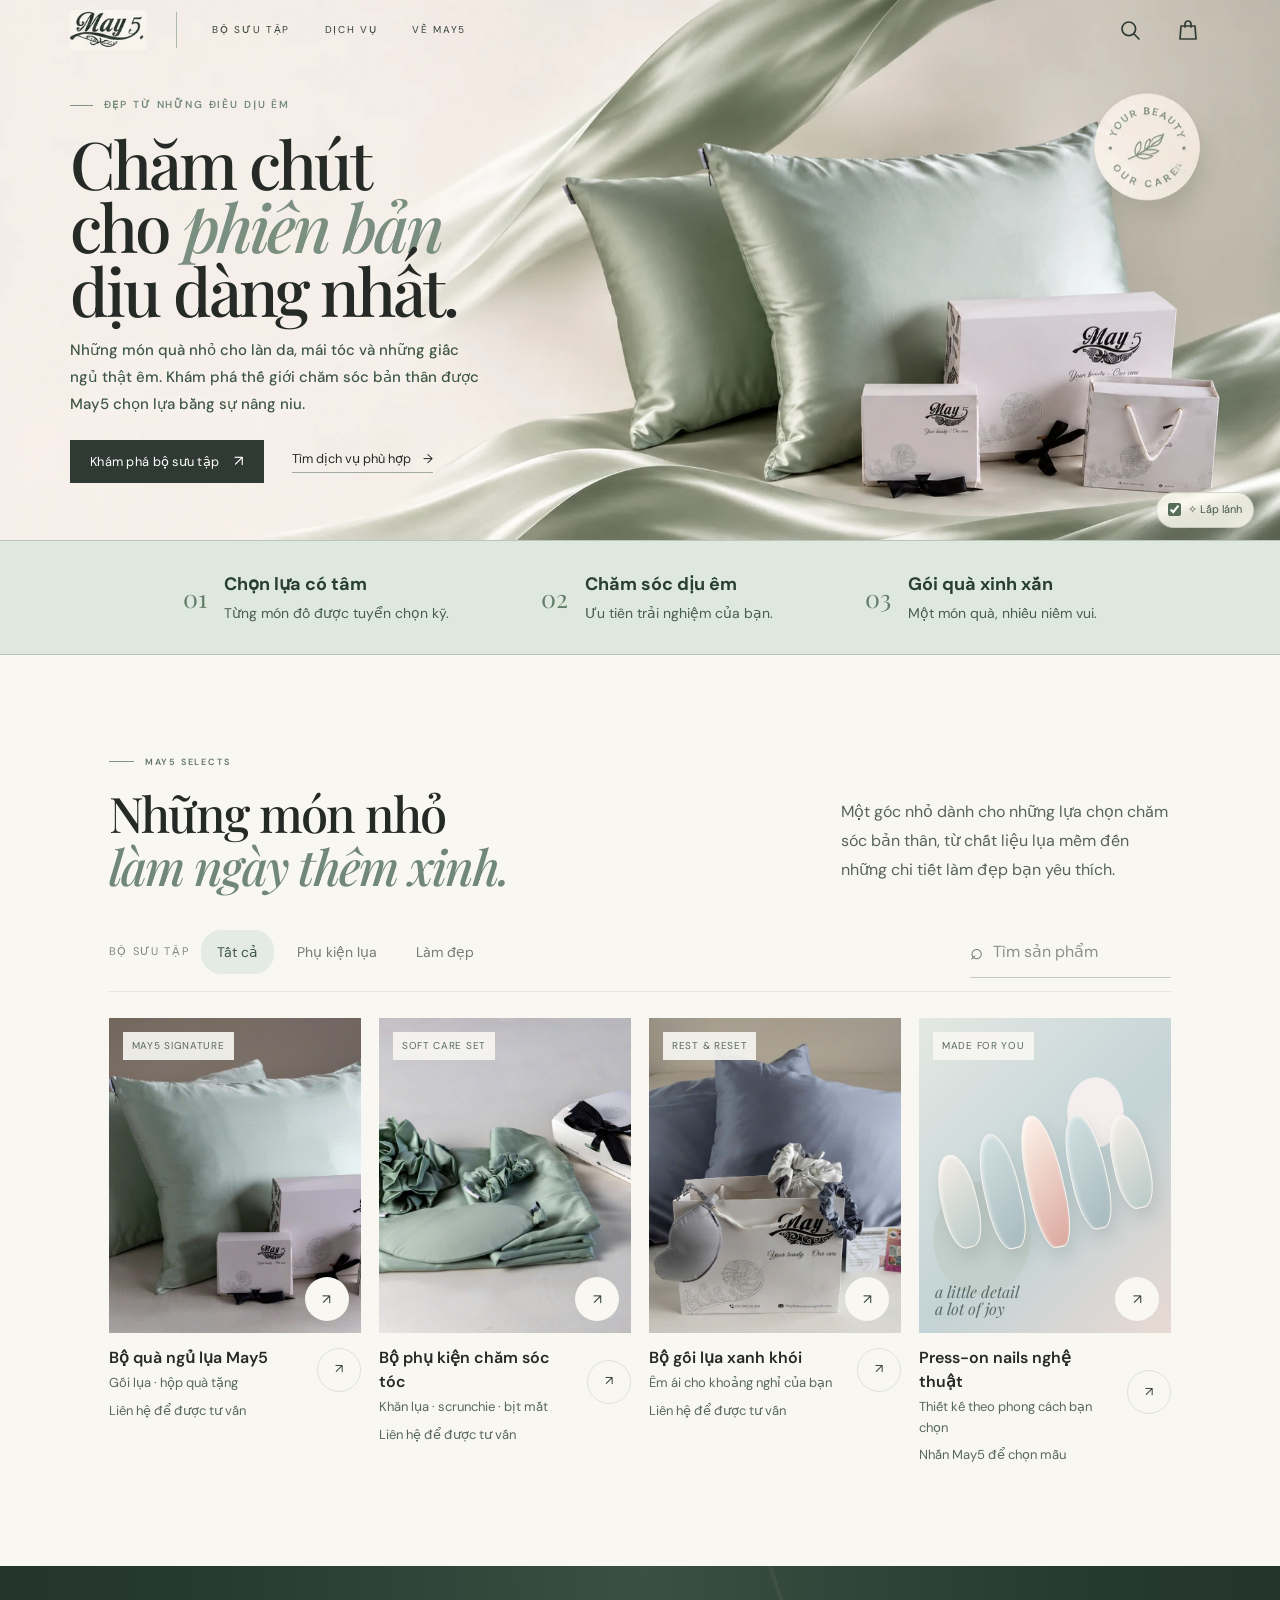
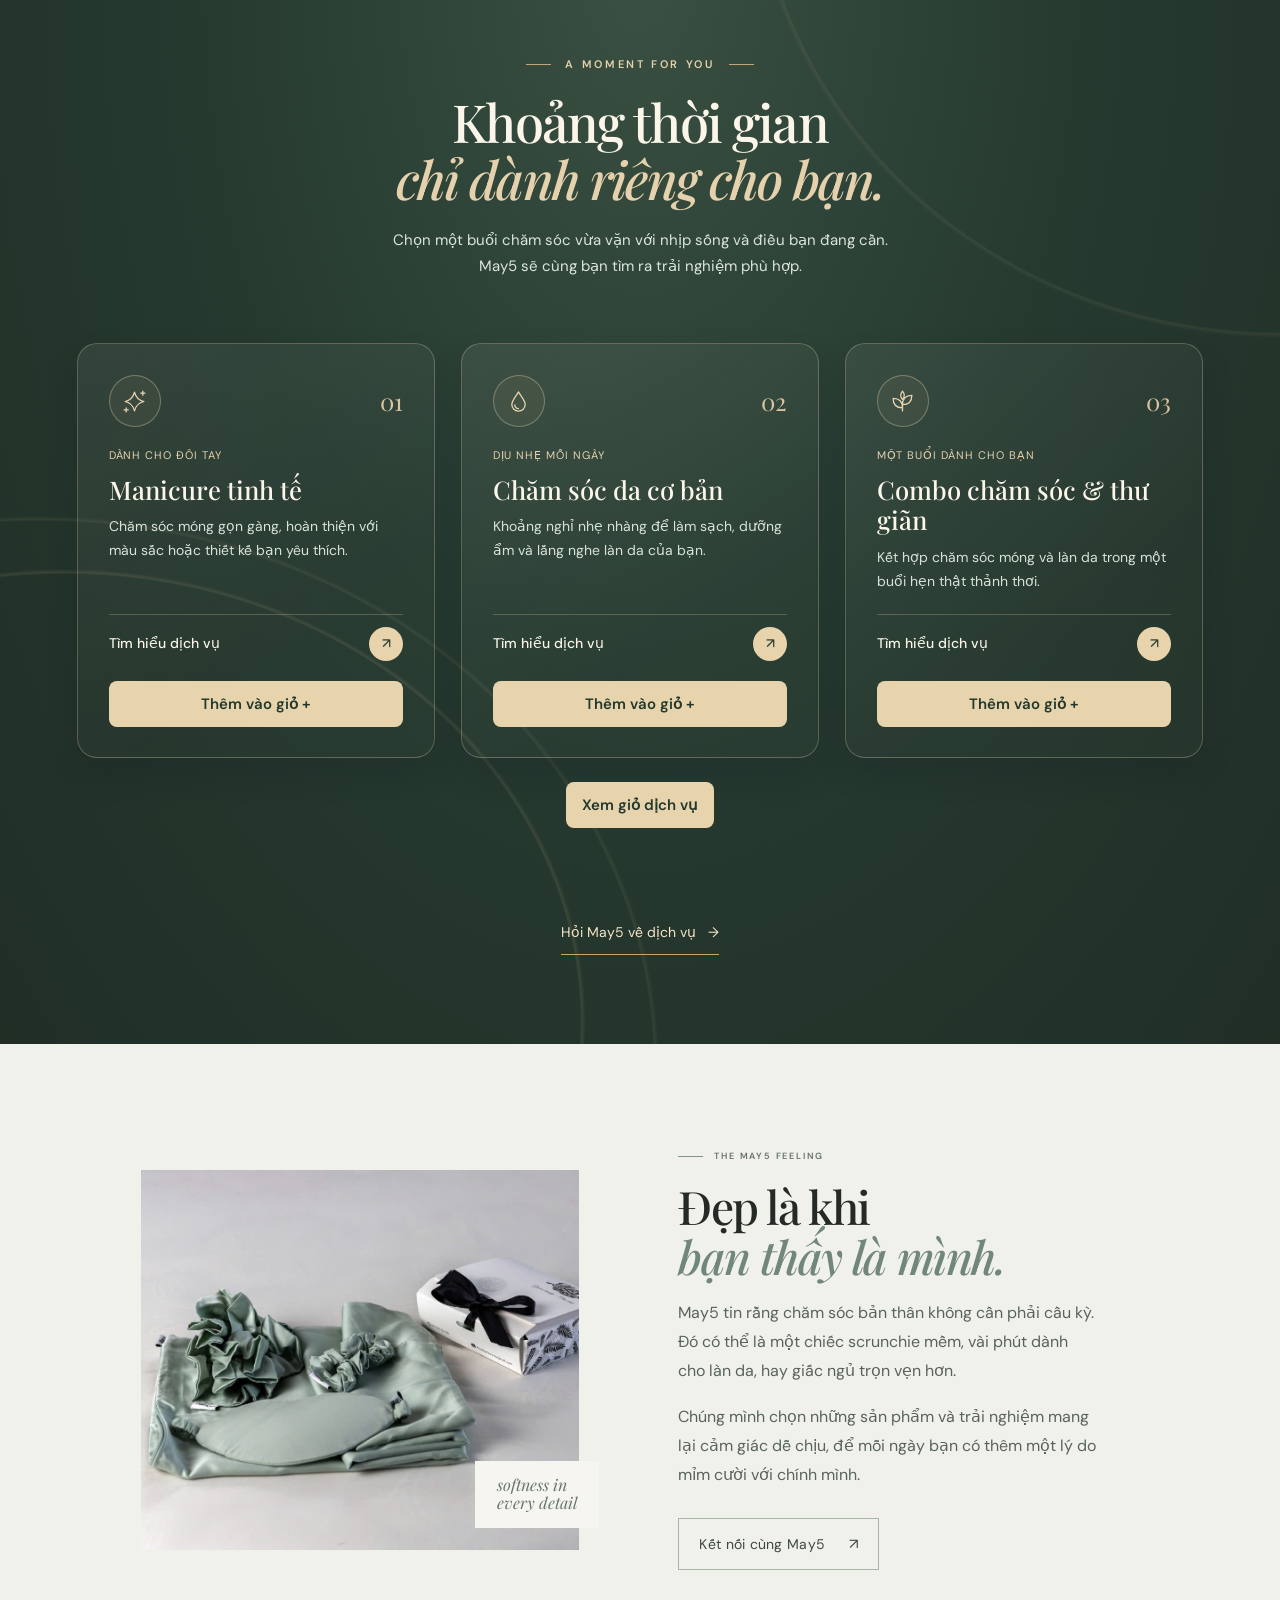
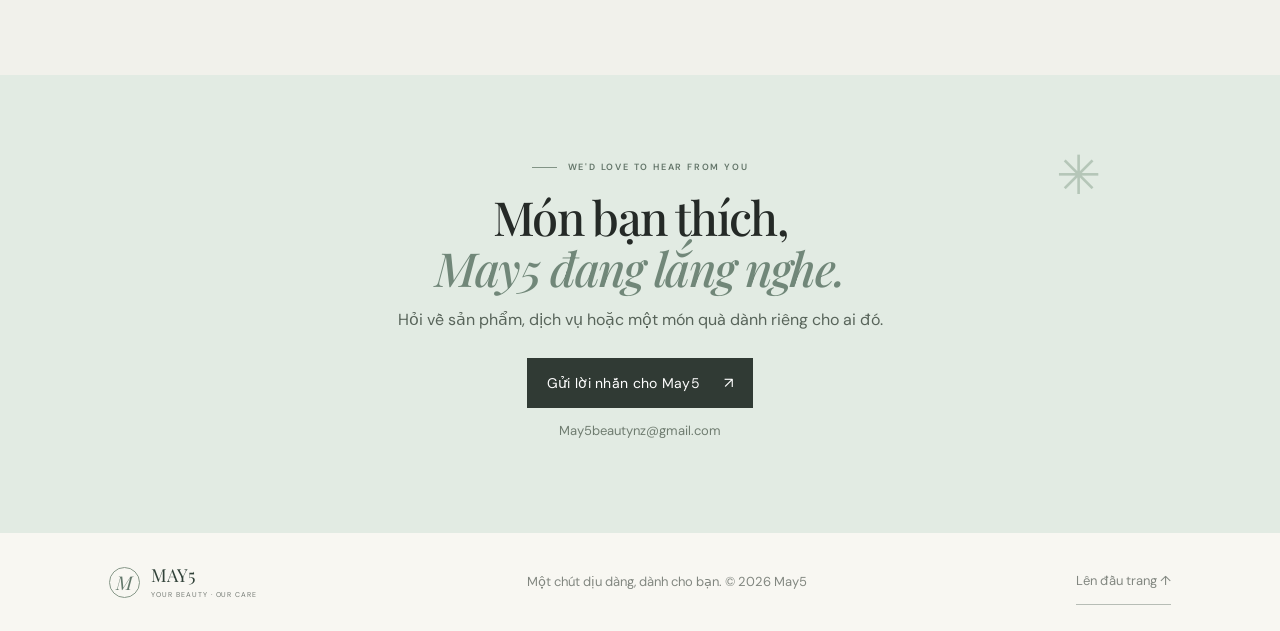
<file: index.html>
<!doctype html>
<html lang="vi">
  <head>
    <meta charset="utf-8" />
    <meta name="viewport" content="width=device-width, initial-scale=1" />
    <meta name="theme-color" content="#f8f7f2" />
    <meta name="description" content="Khám phá sản phẩm chăm sóc sắc đẹp, phụ kiện lụa và các gói dịch vụ dịu dàng từ May5." />
    <title>May5 — Your beauty, our care</title>
    <link rel="preconnect" href="https://fonts.googleapis.com" />
    <link rel="preconnect" href="https://fonts.gstatic.com" crossorigin />
    <link href="https://fonts.googleapis.com/css2?family=DM+Sans:wght@400;500;600;700&family=Playfair+Display:wght@500;600;700&display=swap" rel="stylesheet" />
    <link rel="stylesheet" href="styles.css?v=services-v3" />
    <link rel="stylesheet" href="orders.css" />
  </head>
  <body>
    <header class="site-header">
      <a class="brand" href="#home" aria-label="May5 trang chủ"><span class="brand-logo-crop"><img src="assets/may5-brand-reference.webp" alt="May5" /></span></a>
      <button class="menu-toggle" aria-label="Mở menu" aria-expanded="false"><span></span><span></span></button>
      <nav class="main-nav" aria-label="Điều hướng chính">
        <a href="#products">Bộ sưu tập</a><a href="#services">Dịch vụ</a><a href="#story">Về May5</a>
      </nav>
      <div class="header-tools"><a class="icon-link" href="#products" aria-label="Tìm sản phẩm"><svg viewBox="0 0 24 24" aria-hidden="true"><circle cx="10.8" cy="10.8" r="6.8"></circle><path d="m16 16 5 5"></path></svg></a><button class="icon-link bag-link order-bag" type="button" data-open-cart aria-label="Mở giỏ dịch vụ"><svg viewBox="0 0 24 24" aria-hidden="true"><path d="M5 8h14l1 13H4L5 8Z"></path><path d="M9 9V6a3 3 0 0 1 6 0v3"></path></svg><span class="order-count" data-cart-count hidden>0</span></button></div>
    </header>

    <main>
      <section class="hero" id="home">
        <div class="hero-glitter" aria-hidden="true"><i style="--x:7%;--y:10%;--size:7px;--delay:-0.00s;--duration:4s"></i><i style="--x:23%;--y:9%;--size:4px;--delay:-0.73s;--duration:5s"></i><i style="--x:44%;--y:15%;--size:5px;--delay:-1.46s;--duration:6s"></i><i style="--x:50%;--y:8%;--size:3px;--delay:-2.19s;--duration:7s"></i><i style="--x:61%;--y:12%;--size:7px;--delay:-2.92s;--duration:4s"></i><i style="--x:72%;--y:7%;--size:5px;--delay:-3.65s;--duration:5s"></i><i style="--x:83%;--y:11%;--size:3px;--delay:-4.38s;--duration:6s"></i><i style="--x:94%;--y:18%;--size:4px;--delay:-5.11s;--duration:7s"></i><i style="--x:43%;--y:30%;--size:7px;--delay:-5.84s;--duration:4s"></i><i style="--x:51%;--y:37%;--size:3px;--delay:-6.57s;--duration:5s"></i><i style="--x:59%;--y:25%;--size:4px;--delay:-7.30s;--duration:6s"></i><i style="--x:68%;--y:32%;--size:5px;--delay:-8.03s;--duration:7s"></i><i style="--x:78%;--y:24%;--size:7px;--delay:-8.76s;--duration:4s"></i><i style="--x:90%;--y:38%;--size:4px;--delay:-9.49s;--duration:5s"></i><i style="--x:97%;--y:48%;--size:5px;--delay:-10.22s;--duration:6s"></i><i style="--x:46%;--y:53%;--size:3px;--delay:-10.95s;--duration:7s"></i><i style="--x:55%;--y:60%;--size:7px;--delay:-11.68s;--duration:4s"></i><i style="--x:66%;--y:47%;--size:5px;--delay:-12.41s;--duration:5s"></i><i style="--x:77%;--y:56%;--size:3px;--delay:-13.14s;--duration:6s"></i><i style="--x:88%;--y:64%;--size:4px;--delay:-13.87s;--duration:7s"></i><i style="--x:96%;--y:73%;--size:7px;--delay:-14.60s;--duration:4s"></i><i style="--x:42%;--y:77%;--size:3px;--delay:-15.33s;--duration:5s"></i><i style="--x:51%;--y:87%;--size:4px;--delay:-16.06s;--duration:6s"></i><i style="--x:61%;--y:79%;--size:5px;--delay:-16.79s;--duration:7s"></i><i style="--x:72%;--y:91%;--size:7px;--delay:-17.52s;--duration:4s"></i><i style="--x:82%;--y:83%;--size:4px;--delay:-18.25s;--duration:5s"></i><i style="--x:92%;--y:91%;--size:5px;--delay:-18.98s;--duration:6s"></i><i style="--x:6%;--y:89%;--size:3px;--delay:-19.71s;--duration:7s"></i><i style="--x:30%;--y:91%;--size:7px;--delay:-20.44s;--duration:4s"></i></div>
        <label class="sparkle-switch"><input type="checkbox" checked aria-label="Bật hiệu ứng kim tuyến" /><span>✧ Lấp lánh</span></label>
        <div class="hero-copy">
          <div class="eyebrow"><span class="eyebrow-line"></span> ĐẸP TỪ NHỮNG ĐIỀU DỊU ÊM</div>
          <h1>Chăm chút<br />cho <em>phiên bản</em><br />dịu dàng nhất.</h1>
          <p class="hero-description">Những món quà nhỏ cho làn da, mái tóc và những giấc ngủ thật êm. Khám phá thế giới chăm sóc bản thân được May5 chọn lựa bằng sự nâng niu.</p>
          <div class="hero-actions"><a class="button button-dark" href="#products">Khám phá bộ sưu tập <span>↗</span></a><a class="text-link" href="#services">Tìm dịch vụ phù hợp <span>→</span></a></div>
        </div>
      <div class="hero-art" aria-hidden="true"><figure class="hero-photo-wrap"><img class="hero-photo" src="assets/may5-panorama.webp" alt="" fetchpriority="high" /></figure></div>
      </section>

      <section class="intro-strip" aria-label="Điểm đặc biệt của May5"><div><b>01</b><span>Chọn lựa có tâm<small>Từng món đồ được tuyển chọn kỹ.</small></span></div><div><b>02</b><span>Chăm sóc dịu êm<small>Ưu tiên trải nghiệm của bạn.</small></span></div><div><b>03</b><span>Gói quà xinh xắn<small>Một món quà, nhiều niềm vui.</small></span></div></section>

      <section class="section products-section" id="products">
        <div class="section-heading"><div><div class="eyebrow"><span class="eyebrow-line"></span> MAY5 SELECTS</div><h2>Những món nhỏ<br /><em>làm ngày thêm xinh.</em></h2></div><p>Một góc nhỏ dành cho những lựa chọn chăm sóc bản thân, từ chất liệu lụa mềm đến những chi tiết làm đẹp bạn yêu thích.</p></div>
        <div class="filter-row"><span class="filter-caption">BỘ SƯU TẬP</span><div class="filters" role="group" aria-label="Lọc danh mục sản phẩm"><button class="filter-chip active" data-filter="all">Tất cả</button><button class="filter-chip" data-filter="silk">Phụ kiện lụa</button><button class="filter-chip" data-filter="beauty">Làm đẹp</button></div><label class="search-box"><span>⌕</span><input id="product-search" type="search" placeholder="Tìm sản phẩm" aria-label="Tìm sản phẩm" /></label></div>
        <div class="product-grid" id="product-grid">
          <article class="product-card" data-category="silk" data-name="Bộ quà ngủ lụa May5"><div class="product-image"><img src="assets/may5-silk-pillow-set.jpg" alt="Bộ gối lụa và hộp quà May5" loading="lazy" /><span class="product-tag">MAY5 SIGNATURE</span><button class="quick-view" aria-label="Xem chi tiết Bộ quà ngủ lụa May5" data-product="Bộ quà ngủ lụa May5">↗</button></div><div class="product-info"><div><h3>Bộ quà ngủ lụa May5</h3><p>Gối lụa · hộp quà tặng</p></div><button class="product-arrow" aria-label="Tư vấn Bộ quà ngủ lụa May5" data-email="Bộ quà ngủ lụa May5">↗</button></div><div class="product-price">Liên hệ để được tư vấn</div></article>
          <article class="product-card" data-category="silk" data-name="Bộ phụ kiện chăm sóc tóc"><div class="product-image"><img src="assets/may5-silk-care-kit.jpg" alt="Bộ phụ kiện lụa May5 gồm khăn trùm tóc, scrunchie và bịt mắt" loading="lazy" /><span class="product-tag">SOFT CARE SET</span><button class="quick-view" aria-label="Xem chi tiết Bộ phụ kiện chăm sóc tóc" data-product="Bộ phụ kiện chăm sóc tóc">↗</button></div><div class="product-info"><div><h3>Bộ phụ kiện chăm sóc tóc</h3><p>Khăn lụa · scrunchie · bịt mắt</p></div><button class="product-arrow" aria-label="Tư vấn Bộ phụ kiện chăm sóc tóc" data-email="Bộ phụ kiện chăm sóc tóc">↗</button></div><div class="product-price">Liên hệ để được tư vấn</div></article>
          <article class="product-card" data-category="silk" data-name="Bộ gối lụa xanh khói"><div class="product-image"><img src="assets/may5-silk-pillowcase.jpg" alt="Bộ gối lụa May5 màu xanh khói" loading="lazy" /><span class="product-tag">REST & RESET</span><button class="quick-view" aria-label="Xem chi tiết Bộ gối lụa xanh khói" data-product="Bộ gối lụa xanh khói">↗</button></div><div class="product-info"><div><h3>Bộ gối lụa xanh khói</h3><p>Êm ái cho khoảng nghỉ của bạn</p></div><button class="product-arrow" aria-label="Tư vấn Bộ gối lụa xanh khói" data-email="Bộ gối lụa xanh khói">↗</button></div><div class="product-price">Liên hệ để được tư vấn</div></article>
          <article class="product-card" data-category="beauty" data-name="Press-on nails nghệ thuật"><div class="nail-art"><span class="product-tag">MADE FOR YOU</span><div class="nail-display" aria-hidden="true"><i></i><i></i><i></i><i></i><i></i></div><span class="nail-caption">a little detail<br />a lot of joy</span><button class="quick-view" aria-label="Xem chi tiết Press-on nails nghệ thuật" data-product="Press-on nails nghệ thuật">↗</button></div><div class="product-info"><div><h3>Press-on nails nghệ thuật</h3><p>Thiết kế theo phong cách bạn chọn</p></div><button class="product-arrow" aria-label="Tư vấn Press-on nails nghệ thuật" data-email="Press-on nails nghệ thuật">↗</button></div><div class="product-price">Nhắn May5 để chọn mẫu</div></article>
        </div>
        <p class="empty-state" id="empty-state" hidden>Chưa tìm thấy món phù hợp. Thử từ khóa khác nhé.</p>
      </section>

      <section class="services-section" id="services" aria-labelledby="services-title">
        <div class="services-inner">
          <div class="service-intro">
            <div class="eyebrow"><span class="eyebrow-line"></span> A MOMENT FOR YOU <span class="eyebrow-line"></span></div>
            <h2 id="services-title">Khoảng thời gian <em>chỉ dành riêng cho bạn.</em></h2>
            <p>Chọn một buổi chăm sóc vừa vặn với nhịp sống và điều bạn đang cần. May5 sẽ cùng bạn tìm ra trải nghiệm phù hợp.</p>
          </div>

          <div class="service-list">
            <article class="service-card">
              <div class="service-card-top" aria-hidden="true">
                <span class="service-icon"><svg viewBox="0 0 24 24"><path d="M12 3c1.3 5.4 3.6 7.7 9 9-5.4 1.3-7.7 3.6-9 9-1.3-5.4-3.6-7.7-9-9 5.4-1.3 7.7-3.6 9-9Z"/><path d="M20 2v4m-2-2h4M4 18v4m-2-2h4"/></svg></span>
                <span class="service-number">01</span>
              </div>
              <div class="service-detail">
                <span class="service-time">Dành cho đôi tay</span>
                <h3>Manicure tinh tế</h3>
                <p>Chăm sóc móng gọn gàng, hoàn thiện với màu sắc hoặc thiết kế bạn yêu thích.</p>
              </div>
              <a class="service-link" href="#contact" data-service="Manicure tinh tế" aria-label="Tìm hiểu dịch vụ Manicure tinh tế">Tìm hiểu dịch vụ <span aria-hidden="true">↗</span></a>
              <button class="order-add" type="button" data-add-service="manicure">Thêm vào giỏ <span aria-hidden="true">+</span></button>
            </article>
            <article class="service-card">
              <div class="service-card-top" aria-hidden="true">
                <span class="service-icon"><svg viewBox="0 0 24 24"><path d="M12 2.8C9.8 6.9 5.6 10.8 5.6 14.9a6.4 6.4 0 0 0 12.8 0C18.4 10.8 14.2 6.9 12 2.8Z"/><path d="M8.4 15.2a3.6 3.6 0 0 0 3.6 3.6"/></svg></span>
                <span class="service-number">02</span>
              </div>
              <div class="service-detail">
                <span class="service-time">Dịu nhẹ mỗi ngày</span>
                <h3>Chăm sóc da cơ bản</h3>
                <p>Khoảng nghỉ nhẹ nhàng để làm sạch, dưỡng ẩm và lắng nghe làn da của bạn.</p>
              </div>
              <a class="service-link" href="#contact" data-service="Chăm sóc da cơ bản" aria-label="Tìm hiểu dịch vụ Chăm sóc da cơ bản">Tìm hiểu dịch vụ <span aria-hidden="true">↗</span></a>
              <button class="order-add" type="button" data-add-service="facial">Thêm vào giỏ <span aria-hidden="true">+</span></button>
            </article>
            <article class="service-card">
              <div class="service-card-top" aria-hidden="true">
                <span class="service-icon"><svg viewBox="0 0 24 24"><path d="M12 21v-9m0 6C5.8 18 3 14.5 3 9c5.5 0 9 2.8 9 9Zm0-3c0-6.2 3.5-9 9-9 0 5.5-2.8 9-9 9Z"/><path d="M12 10c-2-2.2-2.1-5.5 0-8 2.1 2.5 2 5.8 0 8Z"/></svg></span>
                <span class="service-number">03</span>
              </div>
              <div class="service-detail">
                <span class="service-time">Một buổi dành cho bạn</span>
                <h3>Combo chăm sóc & thư giãn</h3>
                <p>Kết hợp chăm sóc móng và làn da trong một buổi hẹn thật thảnh thơi.</p>
              </div>
              <a class="service-link" href="#contact" data-service="Combo chăm sóc và thư giãn" aria-label="Tìm hiểu dịch vụ Combo chăm sóc &amp; thư giãn">Tìm hiểu dịch vụ <span aria-hidden="true">↗</span></a>
              <button class="order-add" type="button" data-add-service="combo">Thêm vào giỏ <span aria-hidden="true">+</span></button>
            </article>
          </div>

          <div class="order-service-cart"><button class="order-add" type="button" data-open-cart>Xem giỏ dịch vụ</button></div>
          <p class="order-feedback" id="order-feedback" role="status"></p>
          <div class="service-footer">
            <a href="#contact" class="text-link light-link">Hỏi May5 về dịch vụ <span aria-hidden="true">→</span></a>
          </div>
        </div>
      </section>

      <section class="story-section" id="story"><div class="story-image"><img src="assets/may5-silk-care-kit.jpg" alt="Chất liệu lụa xanh dịu dàng trong bộ chăm sóc May5" loading="lazy" /><span class="story-image-note">softness in<br />every detail</span></div><div class="story-copy"><div class="eyebrow"><span class="eyebrow-line"></span> THE MAY5 FEELING</div><h2>Đẹp là khi<br /><em>bạn thấy là mình.</em></h2><p>May5 tin rằng chăm sóc bản thân không cần phải cầu kỳ. Đó có thể là một chiếc scrunchie mềm, vài phút dành cho làn da, hay giấc ngủ trọn vẹn hơn.</p><p>Chúng mình chọn những sản phẩm và trải nghiệm mang lại cảm giác dễ chịu, để mỗi ngày bạn có thêm một lý do mỉm cười với chính mình.</p><a class="button button-outline" href="#contact">Kết nối cùng May5 <span>↗</span></a></div></section>

      <section class="contact-section" id="contact"><div class="contact-flower">✳</div><div class="eyebrow"><span class="eyebrow-line"></span> WE'D LOVE TO HEAR FROM YOU</div><h2>Món bạn thích,<br /><em>May5 đang lắng nghe.</em></h2><p>Hỏi về sản phẩm, dịch vụ hoặc một món quà dành riêng cho ai đó.</p><a class="button button-dark" href="mailto:May5beautynz@gmail.com?subject=T%C6%B0%20v%E1%BA%A5n%20t%E1%BB%AB%20website%20May5">Gửi lời nhắn cho May5 <span>↗</span></a><span class="contact-email">May5beautynz@gmail.com</span></section>
    </main>

    <footer class="site-footer"><a class="brand footer-brand" href="#home"><span class="brand-mark">M</span><span>MAY5<small>YOUR BEAUTY · OUR CARE</small></span></a><span class="footer-copy">Một chút dịu dàng, dành cho bạn. © <span id="year"></span> May5</span><a class="back-top" href="#home">Lên đầu trang ↑</a></footer>

    <dialog class="product-dialog" id="product-dialog"><button class="dialog-close" aria-label="Đóng">×</button><div class="dialog-content"><span class="eyebrow"><span class="eyebrow-line"></span> MAY5 SELECTS</span><h2 id="dialog-title"></h2><p>Sản phẩm được May5 chọn lựa với sự nâng niu. Nhắn May5 để xem thêm màu sắc, chi tiết và cách đặt hàng.</p><a class="button button-dark" id="dialog-email" href="#">Hỏi May5 về món này <span>↗</span></a></div></dialog>
    <dialog class="order-dialog" id="order-dialog" aria-labelledby="order-title">
      <form method="dialog" class="order-close"><button type="submit" aria-label="Đóng giỏ dịch vụ">×</button></form>
      <p class="order-kicker">MAY5 · ĐẶT DỊCH VỤ</p>
      <h2 id="order-title" tabindex="-1">Giỏ dịch vụ</h2>
      <section id="cart-step">
        <ul id="cart-items" class="order-items"></ul>
        <p id="cart-empty">Giỏ của bạn đang trống. Hãy chọn một gói dịch vụ để bắt đầu.</p>
        <button class="order-primary" id="cart-confirm" type="button" disabled>Xác nhận giỏ dịch vụ</button>
      </section>
      <form id="checkout-step" method="post" class="order-form" hidden>
        <p id="checkout-summary" class="order-summary"></p>
        <p>May5 sẽ gọi để xác nhận lịch hẹn và chi phí. Bạn thanh toán sau khi được nhân viên hướng dẫn.</p>
        <label>Họ và tên<input name="name" autocomplete="name" required minlength="2" maxlength="100" /></label>
        <label>Email<input name="email" type="email" autocomplete="email" required maxlength="254" /></label>
        <label>Số điện thoại<input name="phone" type="tel" autocomplete="tel" required maxlength="32" /></label>
        <p class="order-note">May5 dùng thông tin này để liên hệ về yêu cầu đặt dịch vụ của bạn.</p>
        <p id="checkout-error" class="order-error" role="alert" hidden></p>
        <button class="order-primary" type="submit" disabled>Gửi yêu cầu đặt dịch vụ</button>
        <button class="order-plain" id="checkout-back" type="button">Quay lại giỏ</button>
      </form>
      <div id="order-success" hidden>
        <p id="order-receipt"></p>
        <p>Nhân viên May5 sẽ gọi vào số điện thoại bạn đã cung cấp để xác nhận.</p>
      </div>
    </dialog>
    <script type="module" src="checkout.js"></script>
    <script src="script.js?v=sparkle-v2"></script>
  </body>
</html>
</file>
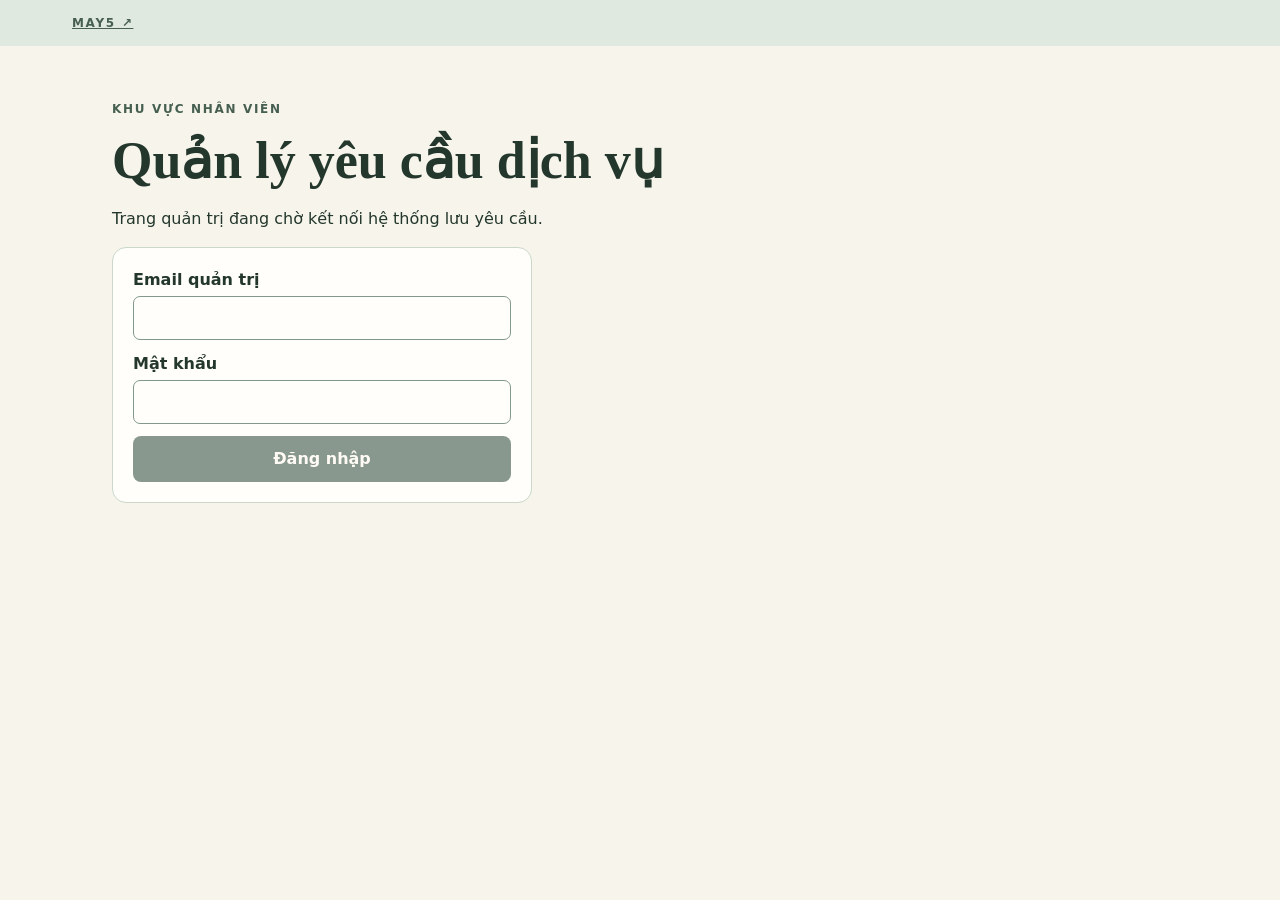
<file: admin.html>
<!doctype html>
<html lang="vi">
<head>
  <meta charset="utf-8">
  <meta name="viewport" content="width=device-width, initial-scale=1">
  <meta name="robots" content="noindex">
  <meta name="referrer" content="no-referrer">
  <title>May5 · Quản lý yêu cầu</title>
  <link rel="stylesheet" href="orders.css">
</head>
<body class="order-admin">
  <header class="admin-header">
    <a href="./" class="order-kicker">MAY5 ↗</a>
    <button id="admin-logout" class="order-plain" type="button" hidden>Đăng xuất</button>
  </header>
  <main class="admin-main">
    <p class="order-kicker">KHU VỰC NHÂN VIÊN</p>
    <h1>Quản lý yêu cầu dịch vụ</h1>
    <p id="admin-message" role="status"></p>
    <form id="admin-login" method="post" class="order-form admin-login">
      <label>Email quản trị<input type="email" name="email" autocomplete="username" required></label>
      <label>Mật khẩu<input type="password" name="password" autocomplete="current-password" required></label>
      <button class="order-primary" type="submit" disabled>Đăng nhập</button>
    </form>
    <section id="admin-dashboard" hidden aria-label="Danh sách yêu cầu">
      <div class="admin-toolbar">
        <h2>Yêu cầu đặt dịch vụ</h2>
        <button class="order-primary" id="admin-refresh" type="button">Làm mới</button>
      </div>
      <div id="admin-orders" class="admin-orders"></div>
      <button class="order-primary" id="admin-more" type="button" hidden>Xem đơn cũ hơn</button>
    </section>
  </main>
  <script type="module" src="admin.js"></script>
</body>
</html>
</file>
<file: styles.css>
:root{--ink:#252a27;--muted:#777d77;--sage:#dce8e0;--sage-dark:#60786b;--cream:#f8f7f2;--paper:#fffefa;--line:#e6e5dc;--blue:#cbd9e5;--serif:"Playfair Display",Georgia,serif;--sans:"DM Sans",Arial,sans-serif}*{box-sizing:border-box}html{scroll-behavior:smooth;scroll-padding-top:90px}body{margin:0;background:var(--cream);color:var(--ink);font-family:var(--sans);font-size:15px;line-height:1.6}a{color:inherit;text-decoration:none}button,input{font:inherit}.announcement{height:34px;background:#dbe6dc;color:#42594c;display:flex;justify-content:center;align-items:center;gap:12px;font-size:10px;letter-spacing:.12em;text-transform:uppercase}.announcement span{font-size:12px}.site-header{height:82px;padding:0 6.3%;display:flex;align-items:center;justify-content:space-between;background:rgba(248,247,242,.96);position:sticky;top:0;z-index:20;border-bottom:1px solid rgba(38,42,39,.05)}.brand{display:flex;align-items:center;gap:11px;font-family:var(--serif);font-size:22px;letter-spacing:.12em;line-height:1}.brand-mark{width:36px;height:36px;border:1px solid #879889;border-radius:50%;display:grid;place-items:center;font-family:var(--serif);font-style:italic;font-size:22px;letter-spacing:0;color:#63786b}.brand small{display:block;font:8px var(--sans);letter-spacing:.14em;color:#747a74;margin-top:6px}.main-nav{display:flex;align-items:center;gap:36px;font-size:12px;color:#4d534f}.main-nav a{transition:color .2s}.main-nav a:hover,.text-link:hover,.service-link:hover{color:#73907d}.header-cta{border:1px solid #a9b5a9;padding:11px 17px;font-size:11px;letter-spacing:.03em;transition:background .2s}.header-cta span{padding-left:12px}.header-cta:hover{background:#e8eee8}.menu-toggle{display:none}.hero{position:relative;min-height:650px;padding:71px 9.5% 86px;display:grid;grid-template-columns:1fr 1.06fr;align-items:center;gap:5%;overflow:hidden;background:radial-gradient(ellipse at 70% 46%,#e5ebe4 0,rgba(229,235,228,.65) 25%,transparent 59%)}.hero-copy{max-width:520px;position:relative;z-index:2}.eyebrow{font-size:9px;letter-spacing:.2em;color:#637569;font-weight:600;display:flex;align-items:center;gap:11px}.eyebrow-line{width:25px;height:1px;background:#829486;display:inline-block}.hero h1,.section-heading h2,.service-intro h2,.story-copy h2,.contact-section h2{font:500 clamp(45px,5.2vw,72px)/1.09 var(--serif);letter-spacing:-.035em;margin:24px 0 21px}.hero h1 em,.section-heading h2 em,.service-intro h2 em,.story-copy h2 em,.contact-section h2 em{font-weight:500;color:#718779}.hero-description{max-width:425px;color:#747a74;font-size:13px;line-height:1.95}.hero-actions{display:flex;align-items:center;gap:25px;margin-top:29px}.button{height:48px;padding:0 20px;display:inline-flex;align-items:center;justify-content:center;gap:24px;font-size:11px;letter-spacing:.02em;transition:transform .2s,background .2s}.button:hover{transform:translateY(-2px)}.button-dark{background:#303a34;color:#fff}.button-dark:hover{background:#52665a}.button-dark span,.button-outline span{font-size:15px}.text-link{font-size:11px;border-bottom:1px solid #a2aaa2;padding-bottom:4px;transition:color .2s}.text-link span{padding-left:8px}.hero-note{display:flex;gap:12px;align-items:center;margin-top:48px;color:#525c54}.note-stars{width:38px;height:38px;border-radius:50%;background:#e1e9e2;display:grid;place-items:center;font-size:18px;color:#78917e}.hero-note b,.hero-note small{display:block;font-size:10px;font-weight:500}.hero-note small{color:#81867f;margin-top:2px;font-size:9px}.hero-art{position:relative;min-height:485px;max-width:600px;width:100%;justify-self:end}.hero-photo-wrap{position:absolute;inset:8px 44px 40px 25px;overflow:hidden;background:#d9e4db}.hero-photo{height:100%;width:100%;object-fit:cover;object-position:50% 46%;filter:saturate(.78)}.photo-label{position:absolute;bottom:23px;left:23px;color:#fff;font:10px/1.5 var(--sans);letter-spacing:.18em;text-shadow:0 1px 6px #26332b}.hero-stamp{position:absolute;z-index:2;width:116px;height:116px;border-radius:50%;background:#f7f5ef;right:0;top:44px;display:flex;flex-direction:column;align-items:center;justify-content:center;box-shadow:0 12px 28px #3440361b;color:#53675a;transform:rotate(8deg)}.hero-stamp span{font-size:8px;letter-spacing:.2em}.hero-stamp b{font:italic 26px var(--serif);line-height:1.1}.hero-caption{position:absolute;bottom:4px;left:25px;font-size:9px;letter-spacing:.12em;color:#667068;text-transform:uppercase}.caption-dot{display:inline-block;width:7px;height:7px;border-radius:50%;background:#8da894;margin-right:9px}.art-sparkle{position:absolute;color:#92a99a}.sparkle-one{font-size:37px;top:6px;left:1px}.sparkle-two{font-size:29px;right:3px;bottom:82px}.scroll-hint{position:absolute;bottom:24px;left:9.5%;font-size:8px;letter-spacing:.18em;color:#828780;display:flex;gap:9px;align-items:center}.scroll-hint span{height:31px;width:1px;background:#96a398;display:inline-block}.intro-strip{background:#e5ebe4;display:flex;justify-content:center;gap:8%;padding:27px 5%;border-top:1px solid #d8e1d8;border-bottom:1px solid #d8e1d8}.intro-strip>div{display:flex;gap:12px;align-items:center}.intro-strip b{font:20px var(--serif);color:#839486}.intro-strip span{font-size:10px;font-weight:600}.intro-strip small{display:block;font-size:9px;font-weight:400;color:#737c74;margin-top:2px}.section{padding:100px 8.5%}.section-heading{display:flex;justify-content:space-between;align-items:end;gap:50px}.section-heading h2,.service-intro h2,.story-copy h2,.contact-section h2{font-size:49px;margin:17px 0 0}.section-heading>p{max-width:330px;color:#7c817b;font-size:12px;line-height:1.9;margin:0 0 8px}.filter-row{display:flex;align-items:center;border-bottom:1px solid var(--line);padding:34px 0 13px;gap:20px}.filter-caption{font-size:8px;letter-spacing:.15em;color:#838981}.filters{display:flex;gap:7px}.filter-chip{border:1px solid transparent;background:none;padding:7px 12px;border-radius:20px;font-size:10px;color:#767c76;cursor:pointer}.filter-chip.active,.filter-chip:hover{background:#e4ebe4;color:#43594b;border-color:#e4ebe4}.search-box{margin-left:auto;display:flex;align-items:center;gap:8px;border-bottom:1px solid #c8cbc4;padding:3px 0;color:#657168}.search-box span{font-size:22px;line-height:1}.search-box input{border:0;outline:0;background:none;width:120px;font-size:10px;color:var(--ink)}.search-box input::placeholder{color:#8c918a}.product-grid{display:grid;grid-template-columns:repeat(4,1fr);gap:18px;margin-top:26px}.product-card{min-width:0}.product-image,.nail-art{height:clamp(220px,26vw,345px);position:relative;overflow:hidden;background:#e7e9e3}.product-image img{width:100%;height:100%;object-fit:cover;transition:transform .55s;filter:saturate(.8)}.product-card:hover .product-image img{transform:scale(1.045)}.product-card:nth-child(1) .product-image img{object-position:55% center}.product-card:nth-child(2) .product-image img{object-position:center}.product-card:nth-child(3) .product-image img{object-position:center 55%}.product-tag{position:absolute;top:14px;left:14px;padding:6px 9px;background:#f8f7f2e8;font-size:7px;letter-spacing:.14em;color:#5a695e}.quick-view,.product-arrow{border:0;background:#f8f7f2;color:#344238;cursor:pointer;border-radius:50%;display:grid;place-items:center}.quick-view{position:absolute;right:12px;bottom:12px;width:32px;height:32px;font-size:14px;transition:background .2s,color .2s}.quick-view:hover,.product-arrow:hover{background:#354139;color:#fff}.product-info{display:flex;justify-content:space-between;align-items:center;padding-top:13px;gap:10px}.product-info h3{margin:0;font-size:12px;font-weight:600}.product-info p{margin:3px 0 0;color:#878b85;font-size:9px}.product-arrow{width:29px;height:29px;border:1px solid #dfe1d9;font-size:13px;flex:0 0 auto}.product-price{font-size:9px;color:#718276;margin-top:7px}.nail-art{background:#dae3e6;background-image:radial-gradient(ellipse at 70% 30%,#f5eeee 0 11%,transparent 11.5%),radial-gradient(ellipse at 25% 70%,#c3cfca 0 18%,transparent 18.5%),linear-gradient(135deg,#e4e8e3,#c3d3d6 55%,#e8d9d3)}.nail-display{position:absolute;inset:20% 8% 16%;display:flex;align-items:center;justify-content:center;gap:8px;transform:rotate(-13deg)}.nail-display i{width:17%;height:47%;border-radius:48% 48% 40% 40%;background:linear-gradient(150deg,#f6eee8,#b7c8c6);box-shadow:inset 1px 2px 4px #fff9,2px 10px 17px #42554a28;border:1px solid #f9f5ef}.nail-display i:nth-child(2),.nail-display i:nth-child(4){height:58%;background:linear-gradient(145deg,#d3e1e3,#a6b9bd)}.nail-display i:nth-child(3){height:67%;background:linear-gradient(145deg,#fff6ed,#d9a59b)}.nail-caption{position:absolute;bottom:15px;left:16px;font:italic 16px/1.1 var(--serif);color:#596a64}.empty-state{font-size:13px;color:#747d75;padding:35px 0;text-align:center}.services-section{padding:92px 8.5%;background:#344139;color:#f6f4ed;overflow:hidden}.services-inner{display:grid;grid-template-columns:.9fr 1.1fr;gap:9%;max-width:1300px;margin:auto}.service-intro{position:relative;overflow:hidden;padding:12px 0 35px}.service-intro .eyebrow{color:#c1d0c4}.service-intro .eyebrow-line{background:#a7bba9}.service-intro h2{font-size:44px;position:relative;z-index:1}.service-intro h2 em{color:#c3d2c3}.service-intro>p{max-width:350px;color:#c2cac1;font-size:12px;line-height:1.9;margin:17px 0 26px;position:relative;z-index:1}.light-link{color:#e4ebe3;border-color:#8b9a8d;position:relative;z-index:1}.service-orbit{position:absolute;border:1px solid #7483783d;border-radius:50%;width:225px;height:225px;right:-52px;bottom:-57px}.orbit-b{width:176px;height:176px;right:-28px;bottom:-32px}.service-list{display:flex;flex-direction:column}.service-card{display:grid;grid-template-columns:28px 36px 1fr auto;gap:14px;align-items:start;padding:22px 0;border-bottom:1px solid #657168}.service-card:first-child{border-top:1px solid #657168}.service-number{font:15px var(--serif);color:#b7c9b8;padding-top:3px}.service-icon{width:31px;height:31px;border-radius:50%;background:#44554b;color:#d9e5d9;display:grid;place-items:center;font-size:16px}.service-detail h3{margin:0;font-size:14px;font-weight:500}.service-detail p{font-size:10px;color:#c2cac1;line-height:1.7;margin:5px 0 10px;max-width:330px}.service-link{font-size:9px;color:#dce5da;border-bottom:1px solid #78877c;padding-bottom:3px}.service-link span{padding-left:8px}.service-time{font-size:8px;color:#bbc5bb;white-space:nowrap;padding-top:5px}.story-section{padding:105px 11%;display:grid;grid-template-columns:.95fr 1fr;align-items:center;gap:10%;background:#f1f1eb}.story-image{height:380px;position:relative}.story-image img{width:100%;height:100%;object-fit:cover;object-position:center;filter:saturate(.75)}.story-image-note{position:absolute;right:-20px;bottom:22px;background:#f7f5ef;padding:15px 22px;font:italic 16px/1.15 var(--serif);color:#64766a}.story-copy h2{font-size:46px}.story-copy p{font-size:11px;line-height:1.95;color:#777d76;max-width:420px;margin:18px 0}.button-outline{margin-top:10px;border:1px solid #aab5a9;color:#3d493f}.button-outline:hover{background:#e2e9e2}.contact-section{text-align:center;position:relative;padding:85px 20px 91px;background:#e2ebe3;overflow:hidden}.contact-section .eyebrow{justify-content:center}.contact-section h2{font-size:47px;margin-top:16px}.contact-section>p{font-size:11px;color:#727a72;margin:13px 0 23px}.contact-section .button{margin:0 auto}.contact-email{display:block;font-size:9px;color:#6f7c70;margin-top:13px}.contact-flower{position:absolute;right:14%;top:58px;font-size:54px;color:#91a996;opacity:.55}.site-footer{padding:26px 8.5%;display:flex;align-items:center;justify-content:space-between;background:#f8f7f2}.footer-brand{font-size:18px}.footer-brand .brand-mark{width:31px;height:31px;font-size:19px}.footer-brand small{font-size:7px}.footer-copy,.back-top{font-size:9px;color:#828780}.back-top{border-bottom:1px solid #b7bdb6;padding-bottom:3px}.product-dialog{border:0;padding:0;max-width:440px;width:calc(100% - 32px);background:var(--paper);color:var(--ink);box-shadow:0 25px 90px #1d261e4a}.product-dialog::backdrop{background:#27342c8a;backdrop-filter:blur(4px)}.dialog-content{padding:46px}.dialog-content h2{font:500 32px/1.15 var(--serif);margin:16px 0}.dialog-content p{font-size:12px;color:#727970;line-height:1.8;margin-bottom:24px}.dialog-close{position:absolute;right:13px;top:10px;border:0;background:none;font-size:26px;cursor:pointer;color:#657168}.product-dialog .button{font-size:10px}
@media(max-width:900px){.site-header{padding:0 5%;height:72px}.main-nav{gap:19px}.main-nav a{font-size:10px}.hero{padding:58px 7% 78px;min-height:590px;gap:2%}.hero-art{min-height:400px}.hero-photo-wrap{inset:10px 32px 35px 18px}.hero h1{font-size:58px}.intro-strip{gap:4%;padding-inline:4%}.section{padding:82px 6%}.product-grid{grid-template-columns:repeat(2,1fr);gap:25px 18px}.product-image,.nail-art{height:320px}.services-section{padding:78px 6%}.services-inner{gap:5%}.service-card{grid-template-columns:24px 31px 1fr}.service-time{display:none}.story-section{padding:85px 8%;gap:7%}}
@media(max-width:640px){.announcement{height:30px;font-size:8px}.site-header{height:66px;padding:0 19px}.brand{font-size:19px;gap:8px}.brand-mark{width:31px;height:31px;font-size:19px}.brand small{font-size:7px}.header-cta{font-size:9px;padding:9px 10px;margin-left:auto;margin-right:13px}.header-cta span{padding-left:6px}.menu-toggle{order:3;display:flex;width:29px;height:29px;border:0;background:none;flex-direction:column;justify-content:center;gap:5px;padding:5px}.menu-toggle span{height:1px;background:#39463c;width:100%}.main-nav{display:none;position:absolute;top:65px;left:0;right:0;padding:20px;background:#f8f7f2;border-bottom:1px solid var(--line);flex-direction:column;align-items:stretch;gap:0}.main-nav.open{display:flex}.main-nav a{font-size:12px;padding:11px 5px;border-bottom:1px solid #eeede7}.main-nav a:last-child{border-bottom:0}.hero{display:flex;flex-direction:column;align-items:stretch;padding:46px 22px 57px;gap:30px;background:radial-gradient(ellipse at 75% 72%,#e4ebe4 0,transparent 50%)}.hero h1{font-size:51px;margin:17px 0}.hero-description{font-size:12px;max-width:450px}.hero-actions{gap:16px;margin-top:22px}.button{height:45px;padding:0 14px;gap:13px;font-size:10px}.text-link{font-size:10px}.hero-note{margin-top:23px}.hero-art{min-height:350px;width:100%;max-width:none}.hero-photo-wrap{inset:3px 24px 30px 8px}.hero-stamp{width:88px;height:88px;right:0;top:24px}.hero-stamp b{font-size:21px}.hero-stamp span{font-size:7px}.photo-label{font-size:8px}.hero-caption{left:8px;font-size:8px}.scroll-hint{left:22px;bottom:10px}.intro-strip{display:grid;grid-template-columns:1fr;gap:15px;padding:22px 27px}.intro-strip>div{gap:13px}.intro-strip b{width:27px}.intro-strip small{font-size:8px}.section{padding:69px 21px}.section-heading{display:block}.section-heading h2,.service-intro h2,.story-copy h2{font-size:39px}.section-heading>p{font-size:11px;margin-top:15px}.filter-row{padding-top:24px;gap:10px;flex-wrap:wrap}.filter-caption{width:100%}.filters{gap:1px}.filter-chip{font-size:9px;padding:6px 9px}.search-box{margin-left:auto}.search-box input{width:90px}.product-grid{gap:24px 12px;margin-top:20px}.product-image,.nail-art{height:clamp(195px,61vw,300px)}.product-tag{top:9px;left:8px;padding:5px 6px;font-size:6px}.quick-view{width:27px;height:27px;right:8px;bottom:8px}.product-info{align-items:flex-start;padding-top:10px;gap:5px}.product-info h3{font-size:10px;line-height:1.4}.product-info p{font-size:8px;line-height:1.45}.product-arrow{width:25px;height:25px}.product-price{font-size:8px}.nail-display{gap:5px}.nail-display i{width:17%}.nail-caption{font-size:13px}.services-section{padding:65px 22px}.services-inner{display:block}.service-intro{padding-bottom:29px}.service-intro h2{font-size:38px}.service-intro>p{font-size:11px}.service-card{grid-template-columns:20px 27px 1fr;gap:10px;padding:18px 0}.service-icon{width:26px;height:26px;font-size:13px}.service-detail h3{font-size:12px}.service-detail p{font-size:9px}.story-section{padding:66px 23px;display:flex;flex-direction:column-reverse;align-items:stretch;gap:29px}.story-image{height:300px;margin-right:12px}.story-image-note{right:-12px}.story-copy h2{font-size:40px}.story-copy p{font-size:10px}.contact-section{padding:67px 21px 72px}.contact-section h2{font-size:39px}.contact-section>p{font-size:10px}.contact-flower{right:7%;top:27px;font-size:39px}.site-footer{padding:22px 20px;display:grid;grid-template-columns:1fr auto;gap:14px}.footer-copy{grid-row:2;grid-column:1 / -1;order:3}.back-top{font-size:8px}.dialog-content{padding:38px 28px}.dialog-content h2{font-size:28px}}
@media(prefers-reduced-motion:reduce){html{scroll-behavior:auto}*,*::before,*::after{transition-duration:.01ms!important;animation-duration:.01ms!important;animation-iteration-count:1!important}}

/* Selected May5 editorial hero */
.site-header{height:82px;padding:0 5.6%;background:rgba(249,247,241,.88);backdrop-filter:blur(12px);border-bottom:0;position:absolute;inset:0 0 auto;}
.brand{min-width:132px;display:block;color:#314239;letter-spacing:0}
.brand-wordmark{font:italic 600 37px/.9 var(--serif);letter-spacing:-.08em;position:relative}
.brand-wordmark:after{content:"";display:block;width:54px;height:1px;background:#718779;transform:rotate(-8deg);margin:4px 0 0 2px}
.main-nav{margin-right:auto;margin-left:48px;padding-left:42px;border-left:1px solid #aeb8ab;gap:46px;font-size:11px;letter-spacing:.15em;text-transform:uppercase;color:#34423a}
.main-nav a{padding:10px 0;position:relative}
.main-nav a:after{content:"";height:1px;background:#718779;position:absolute;left:0;right:100%;bottom:2px;transition:right .3s}
.main-nav a:hover:after{right:0}
.header-tools{display:flex;align-items:center;gap:23px}
.icon-link{width:25px;height:25px;display:grid;place-items:center;color:#2f3c34;transition:transform .25s,color .25s}
.icon-link:hover{transform:translateY(-2px);color:#718779}
.icon-link svg{width:21px;height:21px;fill:none;stroke:currentColor;stroke-width:1.7;stroke-linecap:round;stroke-linejoin:round}
.hero{min-height:min(850px,100svh);height:100svh;padding:124px 5.6% 77px;grid-template-columns:minmax(440px,.88fr) minmax(0,1.28fr);gap:5.4%;align-items:center;background:#f7f5ef;overflow:hidden}
.hero-copy{max-width:640px;z-index:2;padding-bottom:10px}
.hero h1{font-size:clamp(58px,5.15vw,96px);line-height:.98;letter-spacing:-.052em;margin:34px 0 30px;max-width:640px}
.hero .eyebrow{font-size:11px;letter-spacing:.19em;color:#718779}
.hero .eyebrow-line{width:34px}
.hero-description{font-size:16px;line-height:1.85;max-width:565px;color:#748078;margin:0}
.hero-actions{margin-top:39px;gap:43px}
.hero-actions .button{height:64px;padding:0 30px;gap:26px;font-size:15px}
.hero-actions .text-link{font-size:14px;padding-bottom:8px}
.hero-art{position:relative;min-height:0;height:min(65vw,660px);width:100%;max-width:950px;justify-self:end;perspective:1200px;animation:editorial-arrive .9s cubic-bezier(.2,.7,.2,1) .12s both}
.hero-photo-wrap{position:absolute;inset:0;overflow:hidden;background:#d8ded5;transform:perspective(1200px) rotateX(var(--tilt-x,0deg)) rotateY(var(--tilt-y,0deg));transition:transform .5s cubic-bezier(.2,.7,.2,1),filter .5s;box-shadow:0 22px 65px rgba(42,54,46,.11)}
.hero-photo{width:100%;height:100%;display:block;object-fit:cover;object-position:center;animation:hero-photo-drift 18s ease-in-out infinite alternate;will-change:transform}
.hero-art:hover .hero-photo{animation-play-state:paused;transform:scale(1.04)}
.hero-stamp{position:absolute;z-index:2;right:-4.2%;top:7%;width:158px;height:158px;border-radius:50%;background:#f8f6ef;color:#718779;display:flex;flex-direction:column;align-items:center;justify-content:center;gap:4px;box-shadow:0 9px 30px #27352d18;transform:rotate(8deg);animation:stamp-float 5s ease-in-out infinite}
.hero-stamp span{font-size:9px;letter-spacing:.24em}
.hero-stamp b{font:italic 24px var(--serif);font-weight:400}
.hero-caption{position:absolute;left:0;bottom:-42px;display:flex;align-items:center;gap:15px;color:#64766b;font-size:10px;letter-spacing:.18em}
.caption-dot{width:8px;height:8px;border-radius:50%;background:#8fa996;box-shadow:0 0 0 5px #8fa9961f;animation:dot-breathe 2.3s ease-out infinite}
.scroll-hint{left:5.6%;bottom:25px;z-index:2}
@keyframes editorial-arrive{from{opacity:0;transform:translateY(20px) scale(.985)}to{opacity:1;transform:translateY(0) scale(1)}}
@keyframes hero-photo-drift{from{transform:scale(1.015) translate3d(-.3%,0,0)}to{transform:scale(1.065) translate3d(.4%,-.25%,0)}}
@keyframes dot-breathe{0%,100%{box-shadow:0 0 0 4px #8fa9961f}50%{box-shadow:0 0 0 8px #8fa99608}}
@media(max-width:1100px){.site-header{padding-inline:4%}.main-nav{margin-left:25px;padding-left:25px;gap:24px}.hero{padding-inline:5%;grid-template-columns:minmax(370px,.9fr) minmax(0,1.1fr);gap:4%}.hero h1{font-size:clamp(54px,6vw,74px)}.hero-stamp{width:124px;height:124px;right:-3%}}
@media(max-width:760px){.site-header{height:70px;padding:0 22px;position:absolute}.brand{min-width:0}.brand-wordmark{font-size:32px}.header-tools{margin-left:auto;margin-right:16px;gap:15px}.menu-toggle{display:flex;order:3;width:30px;height:30px;border:0;background:none;flex-direction:column;justify-content:center;gap:6px;padding:5px}.menu-toggle span{height:1px;background:#39463c;width:100%}.main-nav{display:none;position:absolute;top:70px;left:0;right:0;margin:0;padding:16px 22px;background:#f8f7f2;border:0;border-bottom:1px solid var(--line);flex-direction:column;align-items:stretch;gap:0}.main-nav.open{display:flex}.main-nav a{font-size:11px;padding:13px 4px;border-bottom:1px solid #eeede7}.hero{height:auto;min-height:0;padding:112px 22px 78px;display:flex;flex-direction:column;align-items:stretch;gap:29px}.hero-copy{max-width:620px}.hero .eyebrow{font-size:9px}.hero h1{font-size:clamp(49px,10.4vw,72px);line-height:1;margin:22px 0}.hero-description{font-size:13px;line-height:1.8;max-width:500px}.hero-actions{margin-top:25px;gap:18px;flex-wrap:wrap}.hero-actions .button{height:52px;padding:0 17px;font-size:11px;gap:16px}.hero-actions .text-link{font-size:11px}.hero-art{height:auto;aspect-ratio:1.18;min-height:0;width:calc(100% - 10px);max-width:650px;align-self:center}.hero-stamp{width:91px;height:91px;right:-12px;top:-16px;gap:2px}.hero-stamp span{font-size:6px}.hero-stamp b{font-size:19px}.hero-caption{bottom:-31px;font-size:8px;gap:10px}.caption-dot{width:6px;height:6px}.scroll-hint{left:22px;bottom:16px;font-size:7px}}
@media(max-width:420px){.hero{padding-inline:18px}.hero h1{font-size:47px}.hero-actions{gap:14px}.hero-actions .button{height:48px;padding-inline:13px}.hero-actions .text-link{font-size:10px}.hero-art{aspect-ratio:1.02}}
@media(prefers-reduced-motion:reduce){.hero-art,.hero-photo,.hero-stamp,.caption-dot{animation:none!important}.hero-photo-wrap{transition:none!important}}

/* Responsive layout and readability corrections */
[hidden]{display:none!important}
img{max-width:100%}button,a,input{-webkit-tap-highlight-color:transparent}
a:focus-visible,button:focus-visible,input:focus-visible{outline:2px solid #526e5a;outline-offset:4px}
.site-header{position:relative;inset:auto;background:#f7f5ef;min-height:82px}
.hero{height:auto;min-height:620px;padding:56px 5.6% 80px;grid-template-columns:minmax(0,.95fr) minmax(0,1.15fr);gap:4%;overflow:hidden}
.hero-copy{min-width:0}.hero h1{font-size:clamp(46px,5vw,88px);line-height:1.08;letter-spacing:-.045em;margin:26px 0}
.hero-art{height:auto;min-height:0;aspect-ratio:4/3;max-width:950px;width:100%;animation:none}
.hero-photo-wrap{margin:0;inset:0;box-shadow:none;transform:none!important;transition:none}
.hero-photo{object-fit:contain;filter:none;animation:none;transform:none!important}
.hero-stamp{width:clamp(86px,9vw,145px);height:clamp(86px,9vw,145px);right:2%;top:4%;transform:none;animation:none;box-shadow:0 5px 18px #27352d12}
.hero-stamp span{font-size:clamp(7px,.7vw,10px)}
.hero-caption{bottom:-30px;font-size:10px;letter-spacing:.1em}.hero-actions{gap:24px;flex-wrap:wrap;margin-top:28px}
.hero-actions .button,.button{min-height:48px;height:auto;padding:14px 20px;font-size:14px;line-height:1.5}
.hero-actions .text-link,.text-link{font-size:14px;line-height:1.6}.hero-description{font-size:16px;line-height:1.8;color:#58675d}
.hero-copy{animation:none}.scroll-hint{display:none}.icon-link,.menu-toggle{min-width:44px;min-height:44px}.header-tools{gap:8px}
.intro-strip span{font-size:14px}.intro-strip small{font-size:12px;color:#536459}
.section-heading>p,.service-intro>p,.story-copy p,.contact-section>p,.dialog-content p{font-size:16px;line-height:1.8}
.section-heading>p,.story-copy p,.contact-section>p,.dialog-content p{color:#58645a}
.product-info h3{font-size:16px;line-height:1.5}.product-info p,.product-price{font-size:13px;line-height:1.6;color:#58685c}
.product-tag{font-size:10px;letter-spacing:.07em}.quick-view,.product-arrow{width:44px;height:44px;flex-shrink:0}
.product-image,.nail-art{height:auto;aspect-ratio:4/5}.product-image img{filter:none}
.filter-row{flex-wrap:wrap;gap:12px}.filter-caption{font-size:11px}.filter-chip{min-height:44px;font-size:14px;padding:8px 15px}.filters{flex-wrap:wrap}
.search-box input{font-size:16px;min-height:44px;width:180px;max-width:100%}.search-box:focus-within{outline:2px solid #526e5a;outline-offset:4px}
.service-card{grid-template-columns:24px 1fr;gap:12px}.service-icon{display:none}.service-time{grid-column:2;font-size:12px;padding:0}.service-detail h3{font-size:18px}.service-detail p{font-size:14px;line-height:1.8}.service-link{display:inline-block;font-size:14px;min-height:44px;padding:10px 0}
.contact-email,.footer-copy,.back-top{font-size:13px}.footer-brand{display:flex;min-width:0}.back-top{padding:12px 0}.site-footer{gap:24px;flex-wrap:wrap}
.product-dialog{max-height:85svh;overflow:auto}.dialog-close{width:44px;height:44px;top:4px;right:4px}.product-dialog .button{font-size:14px}
@media(min-width:1600px){.hero,.section,.story-section,.services-section,.site-header{padding-left:max(5.6%,calc((100vw - 1700px)/2));padding-right:max(5.6%,calc((100vw - 1700px)/2))}}
@media(max-width:1000px){.hero{grid-template-columns:minmax(0,1fr) minmax(0,1fr);gap:30px;min-height:0;padding:40px 5% 70px}.hero h1{font-size:clamp(40px,5.3vw,56px)}.hero-actions{gap:16px}.hero-actions .button{font-size:13px}.services-inner{grid-template-columns:1fr;gap:28px}.service-intro{padding-bottom:0}.service-intro>p{max-width:650px}.service-detail p{max-width:none}.main-nav{gap:20px;margin-left:20px;padding-left:20px}}
@media(max-width:760px){.site-header{position:relative;min-height:74px;height:auto;padding:14px 18px}.header-tools{margin-right:4px}.main-nav{margin:0;padding:12px 20px;top:100%;box-shadow:0 12px 24px #25382b15;z-index:25}.main-nav a{font-size:14px;min-height:44px}.hero{display:flex;padding:30px 20px 62px;gap:36px;min-height:0}.hero h1{font-size:clamp(36px,8.5vw,62px);line-height:1.12;margin:22px 0;letter-spacing:-.04em}.hero-description{font-size:16px}.hero .eyebrow{font-size:10px;letter-spacing:.12em}.hero-actions{gap:18px}.hero-actions .button,.hero-actions .text-link{font-size:14px}.hero-art{aspect-ratio:4/3;width:100%;height:auto;max-width:none}.hero-stamp{right:10px;top:10px;width:86px;height:86px}.hero-caption{font-size:9px;bottom:-29px}.intro-strip{gap:20px;padding:24px}.intro-strip small{font-size:12px}.section,.services-section,.story-section{padding:64px 22px}.section-heading{display:block}.section-heading>p{margin-top:22px;max-width:none}.section-heading h2,.service-intro h2,.story-copy h2,.contact-section h2{font-size:clamp(32px,7vw,44px);line-height:1.15}.filter-caption{width:100%}.search-box{width:100%;margin:6px 0 0}.search-box input{width:100%}.product-grid{gap:28px 16px}.product-info{align-items:start}.product-info h3{font-size:15px}.product-info p,.product-price{font-size:13px}.product-arrow{display:none}.product-tag{font-size:9px;padding:5px 7px;top:9px;left:9px}.quick-view{bottom:10px;right:10px}.story-section{display:flex;flex-direction:column;gap:32px}.story-image{width:100%;height:auto;aspect-ratio:4/3;margin:0}.story-image-note{right:12px}.story-copy p{font-size:16px}.contact-section{padding:64px 22px}.contact-flower{display:none}.site-footer{display:flex;padding:28px 22px;gap:20px}.footer-copy{width:100%;order:3}.dialog-content{padding:54px 24px 28px}}
@media(max-width:400px){.product-grid{grid-template-columns:1fr}.product-image,.nail-art{aspect-ratio:4/3}.hero-actions{align-items:stretch;flex-direction:column}.hero-actions .text-link{align-self:flex-start}.hero .eyebrow-line{width:20px}.hero .eyebrow{font-size:9px}.filters{gap:2px}.filter-chip{padding-inline:10px}}

/* Reference reconstruction: one panoramic scene, HTML content over it. */
.site-header{position:absolute;inset:0 0 auto;z-index:20;height:4.25vw;min-height:60px;padding:0 5.5%;background:transparent;backdrop-filter:none}
.brand{min-width:0}.brand-logo-crop{position:relative;display:block;width:5.85vw;height:3.1vw;min-width:76px;min-height:40px;overflow:hidden;mix-blend-mode:multiply}
.brand-logo-crop img{position:absolute;max-width:none;width:100.4vw;height:auto;left:-5.54vw;top:-.88vw}
.main-nav{margin-left:2.3vw;padding-left:2.75vw;gap:2.7vw;font-size:clamp(10px,.7vw,14px);letter-spacing:.17em}
.header-tools{margin-left:auto;gap:1.1vw}.icon-link svg{width:24px;height:24px}
.hero{position:relative;display:block;isolation:isolate;padding:0;height:auto;min-height:0;aspect-ratio:1931/814;background:#f6f2e9;overflow:hidden}
.hero-art{position:absolute;inset:0;width:100%;max-width:none;height:100%;aspect-ratio:auto;z-index:-1;pointer-events:none}
.hero-photo-wrap{position:absolute;inset:0;margin:0;width:100%;height:100%;background:none;overflow:hidden;box-shadow:none}
.hero-photo{display:block;width:100%;height:100%;object-fit:fill;object-position:center;filter:none;animation:none;transform:none}
.hero-copy{position:relative;width:35%;max-width:none;padding:7.6vw 0 4.8vw;margin-left:5.5%;z-index:1}
.hero .eyebrow{font-size:.8vw;letter-spacing:.18em;color:#788c7e;gap:.8vw;white-space:nowrap}.hero .eyebrow-line{width:1.8vw}
.hero h1{font-size:5.15vw;line-height:.96;letter-spacing:-.045em;font-weight:500;margin:2.1vw 0 1.85vw;white-space:nowrap}
.hero h1 em{color:#7a8f7f;font-weight:500}.hero-description{font-size:1vw;line-height:1.95;color:#6f8076;max-width:32vw;margin:0}
.hero-actions{margin-top:2.15vw;gap:2.25vw;flex-wrap:nowrap;white-space:nowrap}.hero-actions .button{font-size:1vw;padding:1vw 1.55vw;height:3.4vw;min-height:0;gap:1.2vw}.hero-actions .text-link{font-size:1vw;padding:0 0 .3vw;line-height:1.5}.hero-actions .text-link span{padding-left:.7vw}
@media(min-width:1932px){.hero h1{font-size:5.15vw}.hero{max-height:none}}
@media(max-width:760px){.site-header{height:70px;padding:0 20px;background:#f6f2e9}.brand-logo-crop{width:90px;height:50px;min-width:0;min-height:0}.brand-logo-crop img{width:1545px;left:-85px;top:-14px}.main-nav{margin:0;padding:12px 20px;background:#f6f2e9;font-size:13px;gap:0}.main-nav a{font-size:13px}.header-tools{gap:0}.hero{aspect-ratio:auto;min-height:0;padding:0 0 58vw;overflow:hidden;background:#f6f2e9}.hero-copy{width:auto;margin:0;padding:105px 24px 32px}.hero .eyebrow{font-size:10px;gap:10px;letter-spacing:.1em}.hero .eyebrow-line{width:24px}.hero h1{font-size:clamp(38px,9.5vw,66px);line-height:1.04;margin:24px 0;white-space:normal}.hero-description{font-size:15px;line-height:1.8;max-width:500px}.hero-actions{margin-top:26px;gap:18px;flex-wrap:wrap;white-space:normal;flex-direction:row}.hero-actions .button{font-size:13px;padding:14px 18px;min-height:48px;height:auto;gap:16px}.hero-actions .text-link{font-size:13px;align-self:center;padding-bottom:5px}.hero-art{top:auto;bottom:0;height:62vw;z-index:0}.hero-photo{width:150%;max-width:none;object-fit:cover;object-position:right;position:absolute;right:0}.hero-photo-wrap{overflow:hidden}.hero-copy{z-index:1}}
@media(min-width:761px){.hero h1{margin-top:1.45vw;margin-bottom:1.2vw}.hero-actions{margin-top:1.65vw}}

/* Delicate champagne glitter and stronger introductory copy. */
.hero-glitter{position:absolute;inset:0;z-index:0;pointer-events:none;overflow:hidden}
.hero-glitter i{position:absolute;left:var(--x);top:var(--y);width:var(--size);height:var(--size);border-radius:50%;background:#fff7d6;box-shadow:0 0 5px 1px #fff3c5a6,0 0 12px 3px #e2c98455;opacity:0;animation:may5-glimmer var(--duration) ease-in-out var(--delay) infinite}
.hero-glitter i:nth-child(4n)::before,.hero-glitter i:nth-child(4n)::after{content:"";position:absolute;left:50%;top:50%;background:#fffbe9;border-radius:50%;transform:translate(-50%,-50%)}
.hero-glitter i:nth-child(4n)::before{width:1px;height:15px}
.hero-glitter i:nth-child(4n)::after{width:15px;height:1px}
@keyframes may5-glimmer{0%,100%{opacity:0;transform:translateY(5px) scale(.45)}45%{opacity:.85;transform:translateY(-3px) scale(1)}65%{opacity:.35}85%{opacity:0;transform:translateY(-10px) scale(.6)}}
.sparkle-switch{position:absolute;bottom:12px;right:2%;z-index:3;display:flex;align-items:center;gap:7px;min-height:36px;padding:5px 11px;border:1px solid #8b998a55;border-radius:20px;background:#faf7eddd;color:#45584a;font-size:11px;cursor:pointer}
.sparkle-switch input{accent-color:#566e59;width:13px;height:13px;margin:0}
.hero:has(.sparkle-switch input:not(:checked)) .hero-glitter{display:none}
.hero-description{color:#405748;font-weight:500;font-size:clamp(15px,1.08vw,23px);line-height:1.8;text-shadow:0 1px 12px #fff9ee}
.intro-strip{background:#dfe8df;border-top:1px solid #b8c7b9;border-bottom:1px solid #b8c7b9;padding-top:30px;padding-bottom:30px}
.intro-strip>div{gap:17px}
.intro-strip b{font-size:25px;color:#647e68}
.intro-strip span{font-size:18px;font-weight:700;color:#293f30;line-height:1.5}
.intro-strip small{font-size:14px;font-weight:400;color:#485e4e;margin-top:5px}
@media(max-width:1000px) and (min-width:761px){.intro-strip{gap:3%;padding-inline:3%}.intro-strip span{font-size:16px}.intro-strip small{font-size:13px}}
@media(max-width:760px){.hero-description{font-size:16px;line-height:1.8}.hero-glitter{inset:auto 0 0;height:60vw;z-index:1}.hero-glitter i:nth-child(even){display:none}.sparkle-switch{bottom:8px;font-size:10px;min-height:36px}.intro-strip{display:grid;grid-template-columns:1fr;gap:22px;padding:28px 24px}.intro-strip span{font-size:18px}.intro-strip small{font-size:14px}}
@media(prefers-reduced-motion:reduce){.hero-glitter i{animation:none!important;opacity:.35;transform:none}.sparkle-switch{display:none}}

/* May5 service collection */
.services-section {
  position: relative;
  isolation: isolate;
  padding: clamp(64px, 7vw, 118px) clamp(20px, 6vw, 104px);
  background: radial-gradient(ellipse at 50% 0%, #3a5042 0%, #263a30 48%, #202e26 100%);
  color: #fbf6e9;
}
.services-section::before {
  content: "";
  position: absolute;
  z-index: -1;
  inset: 0;
  pointer-events: none;
  background:
    radial-gradient(ellipse at 5% 98%, transparent 30%, #d6b98520 30.12%, transparent 30.35%),
    radial-gradient(ellipse at 3% 102%, transparent 35%, #d6b98517 35.12%, transparent 35.35%),
    radial-gradient(ellipse at 100% -12%, transparent 29%, #d6b98516 29.12%, transparent 29.35%);
}
.services-inner { display: block; max-width: 1240px; }
.service-intro {
  max-width: 900px;
  margin: 0 auto clamp(34px, 5vw, 64px);
  padding: 0;
  text-align: center;
  overflow: visible;
}
.service-intro .eyebrow {
  justify-content: center;
  gap: 14px;
  font-size: 11px;
  letter-spacing: .24em;
  color: #e5d1ac;
}
.service-intro .eyebrow-line { background: #c2a778; }
.service-intro h2 { font-size: clamp(35px, 4.1vw, 65px); line-height: 1.08; margin: 20px 0 0; }
.service-intro h2 em { display: block; color: #e5d1ac; }
.service-intro > p {
  max-width: 510px;
  margin: 20px auto 0;
  color: #dce5dc;
  font-size: 15px;
  line-height: 1.75;
}
.service-list { display: grid; grid-template-columns: repeat(3, minmax(0, 1fr)); gap: clamp(14px, 2vw, 26px); }
.service-list .service-card {
  display: flex;
  flex-direction: column;
  align-items: stretch;
  gap: 20px;
  padding: clamp(20px, 2.4vw, 34px);
  border: 1px solid #d8c49c4d;
  border-radius: 20px;
  background: linear-gradient(145deg, #ffffff12, #ffffff04 70%);
  box-shadow: 0 16px 30px #101d2430;
  transition: border-color .25s, background-color .25s;
}
.service-list .service-card:is(:hover, :focus-within) { border-color: #d8c49c; background-color: #ffffff09; }
.service-card-top { display: flex; justify-content: space-between; align-items: center; }
.service-list .service-icon {
  display: grid;
  place-items: center;
  width: 52px;
  height: 52px;
  border: 1px solid #ddc79e66;
  border-radius: 50%;
  color: #ead6b0;
  background: #e0c29510;
}
.service-icon svg { width: 25px; height: 25px; fill: none; stroke: currentColor; stroke-width: 1.2; stroke-linecap: round; stroke-linejoin: round; }
.service-list .service-number { padding: 0; color: #d9c4a0; font: 400 24px var(--serif); }
.service-list .service-time {
  display: block;
  color: #e5d1ac;
  padding: 0;
  margin-bottom: 9px;
  white-space: normal;
  font-size: 11px;
  letter-spacing: .09em;
  text-transform: uppercase;
}
.service-list .service-detail h3 { font: 500 clamp(22px, 2vw, 30px)/1.2 var(--serif); }
.service-list .service-detail p { margin: 11px 0 0; color: #d8e2d8; font-size: 14px; line-height: 1.7; }
.service-list .service-link {
  display: flex;
  align-items: center;
  justify-content: space-between;
  gap: 8px;
  margin-top: auto;
  padding: 12px 0 0;
  border: 0;
  border-top: 1px solid #d8c49c45;
  color: #fbf6e9;
  font-weight: 500;
}
.service-list .service-link span {
  display: grid;
  place-items: center;
  flex-shrink: 0;
  width: 34px;
  height: 34px;
  padding: 0;
  border-radius: 50%;
  color: #2c3d30;
  background: #e7d4ad;
  transition: transform .25s, background-color .25s;
}
.service-list .service-link:hover span { transform: translate(2px, -2px); background: #fbecd0; }
.services-section a:focus-visible { outline-color: #f4deb2; }
.service-footer { display: flex; justify-content: center; margin-top: clamp(24px, 4vw, 44px); }
.service-footer .light-link { padding: 10px 0; color: #f6e5c6; border-color: #c2a778; }

@media (max-width: 820px) {
  .service-list { grid-template-columns: minmax(0, 520px); justify-content: center; }
}
</file>
<file: orders.css>
.order-bag {
  position: relative;
  border: 0;
  background: transparent;
  cursor: pointer;
}
.order-count {
  position: absolute;
  top: 0;
  right: 0;
  min-width: 17px;
  padding: 0 3px;
  border-radius: 10px;
  background: #e7d4ad;
  color: #263a30;
  font-size: 11px;
}
.order-add, .order-primary {
  padding: 10px 15px;
  min-height: 44px;
  border: 1px solid transparent;
  border-radius: 8px;
  font: inherit;
  font-weight: 600;
  cursor: pointer;
}
.order-add { background: #e7d4ad; color: #23382d; }
.order-add:hover { background: #faebce; }
.order-service-cart { margin-top: 24px; text-align: center; }
.order-feedback { min-height: 1.6em; text-align: center; color: #f6e5c6; }
.order-primary { background: #294537; color: #fffaf0; }
.order-primary:hover:not(:disabled) { background: #365747; }
.order-primary:disabled, .order-plain:disabled { opacity: .55; cursor: default; }
.order-plain {
  padding: 8px 10px;
  border: 0;
  color: #294537;
  background: transparent;
  text-decoration: underline;
  font: inherit;
  cursor: pointer;
}
.order-dialog {
  width: min(540px, calc(100% - 28px));
  max-height: calc(100dvh - 28px);
  padding: clamp(20px, 5vw, 40px);
  border: 1px solid #b7c4b9;
  border-radius: 20px;
  background: #faf7ef;
  color: #24372c;
}
.order-dialog::backdrop { background: #1b2b23a8; }
.order-dialog h2, .order-admin h1, .order-admin h2 { font-family: Georgia, serif; line-height: 1.18; }
.order-dialog h2 { margin: 8px 24px 18px 0; font-size: clamp(25px, 5vw, 36px); }
.order-close { position: absolute; top: 10px; right: 10px; }
.order-close button {
  width: 44px;
  height: 44px;
  border: 0;
  background: transparent;
  color: #294537;
  font-size: 24px;
  cursor: pointer;
}
.order-kicker { color: #465f50; letter-spacing: .14em; font-size: 12px; font-weight: 700; }
.order-items { margin: 0 0 16px; padding: 0; list-style: none; }
.order-items li {
  display: flex;
  align-items: center;
  justify-content: space-between;
  gap: 10px;
  border-bottom: 1px solid #cdd7cc;
}
.order-form { display: grid; gap: 12px; }
.order-form p { margin: 0; }
.order-form label { display: grid; gap: 4px; font-weight: 600; }
.order-form input, .admin-order select {
  width: 100%;
  min-height: 44px;
  padding: 8px 10px;
  border: 1px solid #82988b;
  border-radius: 7px;
  color: #24372c;
  background: #fffefa;
  font: inherit;
  font-size: 16px;
}
.order-summary { padding: 10px 12px; border-radius: 8px; background: #e5ede5; }
.order-note { font-size: 13px; }
.order-error { color: #8b2823; }
.order-admin {
  margin: 0;
  background: #f6f4eb;
  color: #24372c;
  font: 16px/1.5 system-ui, sans-serif;
}
.order-admin *, .order-dialog * { box-sizing: border-box; }
.order-admin [hidden], .order-dialog [hidden] { display: none !important; }
.order-admin :focus-visible { outline: 2px solid #446d55; outline-offset: 3px; }
.admin-header, .admin-toolbar {
  display: flex;
  justify-content: space-between;
  align-items: center;
  flex-wrap: wrap;
  gap: 12px;
}
.admin-header { padding: 14px clamp(20px, 6vw, 72px); background: #e0e9e0; }
.admin-main { max-width: 1200px; margin: 0 auto; padding: 42px clamp(20px, 6vw, 72px); }
.admin-main h1 { font-size: clamp(28px, 6vw, 52px); margin: 8px 0 16px; }
.admin-login, .admin-order { padding: 20px; background: #fffefa; border: 1px solid #cad7ca; border-radius: 14px; }
.admin-login { max-width: 420px; }
.admin-orders {
  display: grid;
  grid-template-columns: repeat(auto-fit, minmax(min(100%, 300px), 1fr));
  gap: 15px;
  margin: 12px 0 18px;
}
.admin-order { overflow-wrap: anywhere; }
.admin-order h3, .admin-order p { margin: 8px 0; }
.admin-order small { color: #496153; }
.admin-order a { color: #294537; font-weight: 600; }
.admin-order-actions { display: grid; gap: 6px; margin-top: 16px; }
</file>
